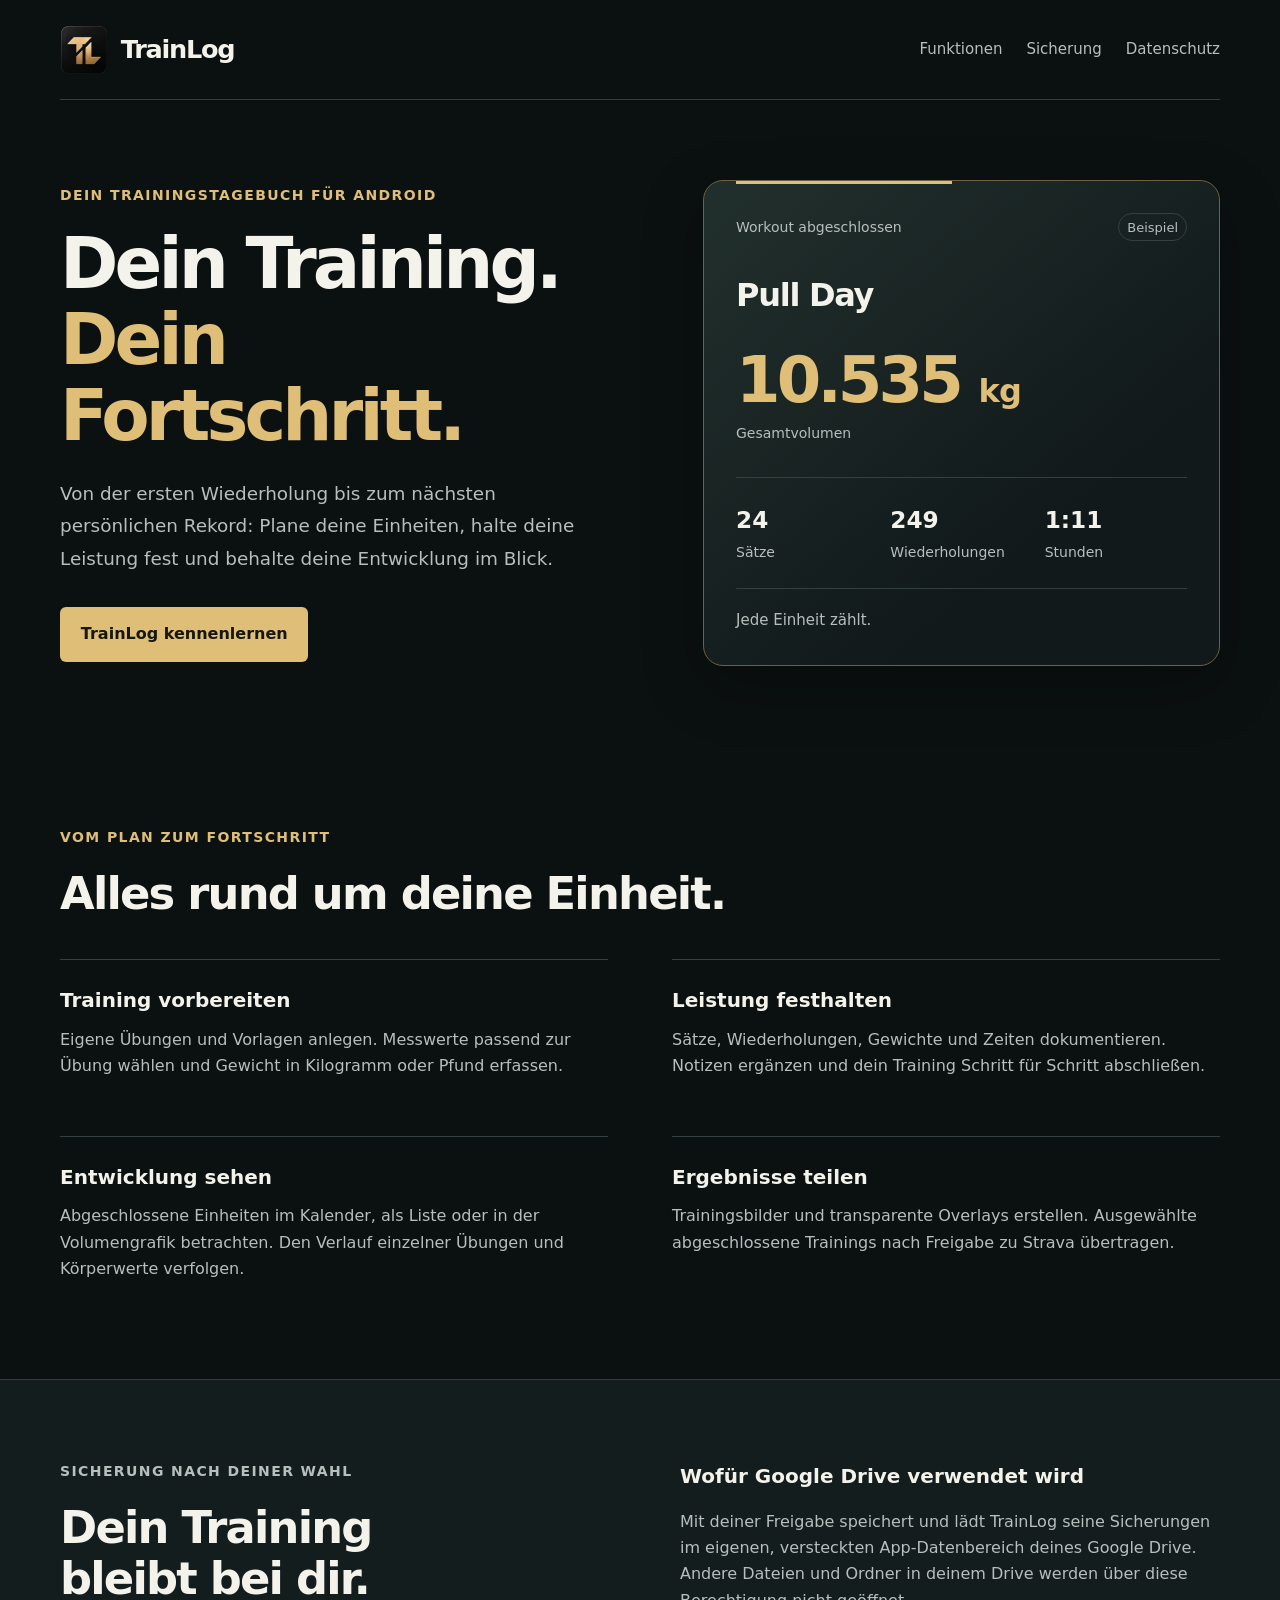
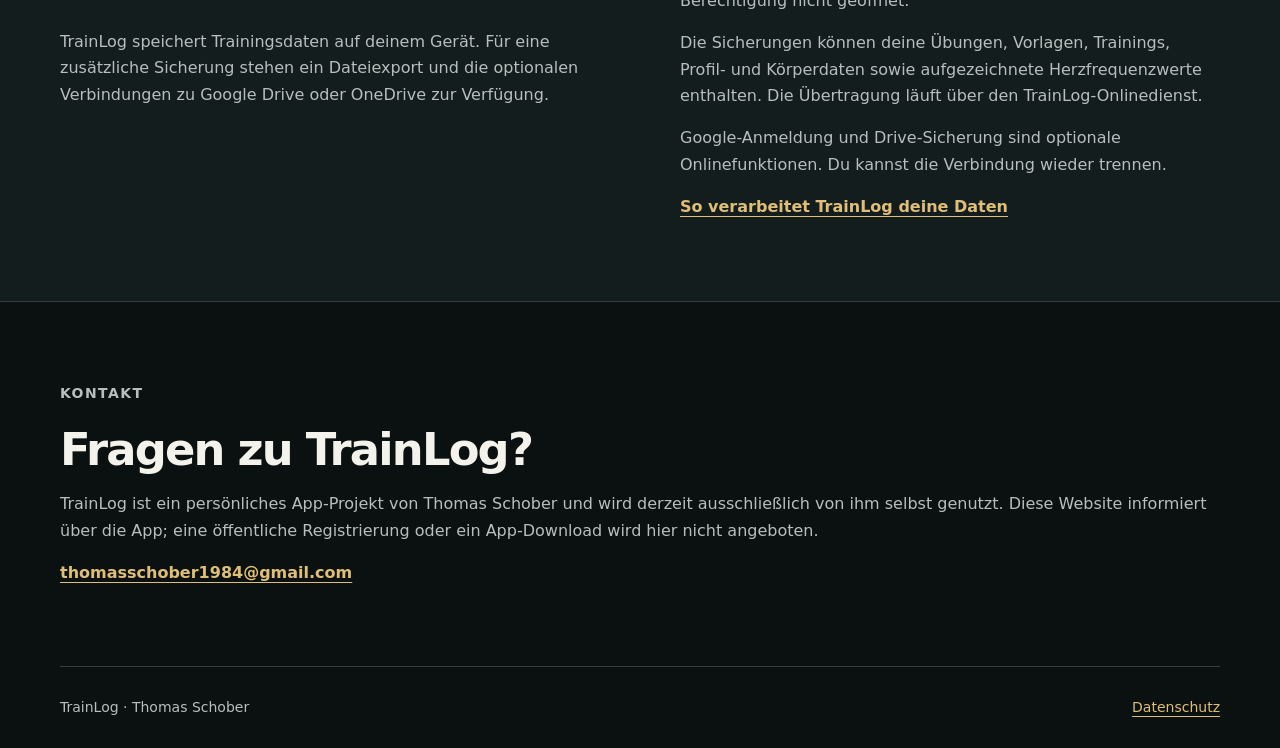
<file: index.html>
<!doctype html>
<html lang="de">
<head>
  <meta charset="utf-8">
  <meta name="viewport" content="width=device-width, initial-scale=1">
  <meta name="description" content="TrainLog für Android: Trainings planen, Übungen und Sätze dokumentieren, Fortschritte verfolgen und persönliche Sicherungen verwalten.">
  <title>TrainLog – Dein Training. Dein Fortschritt.</title>
  <link rel="icon" href="logo.png" type="image/png">
  <link rel="stylesheet" href="style.css">
</head>
<body>
  <a class="skip" href="#inhalt">Zum Inhalt</a>
  <header class="site-header wrap">
    <a class="brand" href="index.html" aria-label="TrainLog Startseite"><img src="logo.png" alt="" width="48" height="48"><span>TrainLog</span></a>
    <nav aria-label="Hauptnavigation"><a href="#funktionen">Funktionen</a><a href="#sicherung">Sicherung</a><a href="datenschutz.html">Datenschutz</a></nav>
  </header>
  <main id="inhalt">
    <section class="hero wrap">
      <div class="hero-copy">
        <p class="eyebrow">Dein Trainingstagebuch für Android</p>
        <h1>Dein Training.<br><span>Dein Fortschritt.</span></h1>
        <p class="intro">Von der ersten Wiederholung bis zum nächsten persönlichen Rekord: Plane deine Einheiten, halte deine Leistung fest und behalte deine Entwicklung im Blick.</p>
        <a class="button" href="#funktionen">TrainLog kennenlernen</a>
      </div>
      <div class="training-example" aria-label="Beispiel einer Trainingszusammenfassung">
        <div class="example-top"><span>Workout abgeschlossen</span><span class="example-label">Beispiel</span></div>
        <h2>Pull Day</h2>
        <p class="volume">10.535 <span>kg</span></p><p class="volume-caption">Gesamtvolumen</p>
        <div class="metrics"><div><strong>24</strong><span>Sätze</span></div><div><strong>249</strong><span>Wiederholungen</span></div><div><strong>1:11</strong><span>Stunden</span></div></div>
        <div class="example-bottom">Jede Einheit zählt.</div>
      </div>
    </section>
    <section id="funktionen" class="section wrap">
      <p class="eyebrow">Vom Plan zum Fortschritt</p><h2>Alles rund um deine Einheit.</h2>
      <div class="features">
        <article><h3>Training vorbereiten</h3><p>Eigene Übungen und Vorlagen anlegen. Messwerte passend zur Übung wählen und Gewicht in Kilogramm oder Pfund erfassen.</p></article>
        <article><h3>Leistung festhalten</h3><p>Sätze, Wiederholungen, Gewichte und Zeiten dokumentieren. Notizen ergänzen und dein Training Schritt für Schritt abschließen.</p></article>
        <article><h3>Entwicklung sehen</h3><p>Abgeschlossene Einheiten im Kalender, als Liste oder in der Volumengrafik betrachten. Den Verlauf einzelner Übungen und Körperwerte verfolgen.</p></article>
        <article><h3>Ergebnisse teilen</h3><p>Trainingsbilder und transparente Overlays erstellen. Ausgewählte abgeschlossene Trainings nach Freigabe zu Strava übertragen.</p></article>
      </div>
    </section>
    <section id="sicherung" class="section backup-section">
      <div class="wrap split">
        <div><p class="eyebrow">Sicherung nach deiner Wahl</p><h2>Dein Training<br>bleibt bei dir.</h2><p>TrainLog speichert Trainingsdaten auf deinem Gerät. Für eine zusätzliche Sicherung stehen ein Dateiexport und die optionalen Verbindungen zu Google Drive oder OneDrive zur Verfügung.</p></div>
        <div class="backup-details"><h3>Wofür Google Drive verwendet wird</h3><p>Mit deiner Freigabe speichert und lädt TrainLog seine Sicherungen im eigenen, versteckten App-Datenbereich deines Google Drive. Andere Dateien und Ordner in deinem Drive werden über diese Berechtigung nicht geöffnet.</p><p>Die Sicherungen können deine Übungen, Vorlagen, Trainings, Profil- und Körperdaten sowie aufgezeichnete Herzfrequenzwerte enthalten. Die Übertragung läuft über den TrainLog-Onlinedienst.</p><p>Google-Anmeldung und Drive-Sicherung sind optionale Onlinefunktionen. Du kannst die Verbindung wieder trennen.</p><a class="text-link" href="datenschutz.html">So verarbeitet TrainLog deine Daten</a></div>
      </div>
    </section>
    <section class="section wrap contact"><p class="eyebrow">Kontakt</p><h2>Fragen zu TrainLog?</h2><p>TrainLog ist ein persönliches App-Projekt von Thomas Schober und wird derzeit ausschließlich von ihm selbst genutzt. Diese Website informiert über die App; eine öffentliche Registrierung oder ein App-Download wird hier nicht angeboten.</p><a class="text-link" href="mailto:thomasschober1984@gmail.com">thomasschober1984@gmail.com</a></section>
  </main>
  <footer class="site-footer wrap"><span>TrainLog · Thomas Schober</span><a href="datenschutz.html">Datenschutz</a></footer>
</body>
</html>
</file>
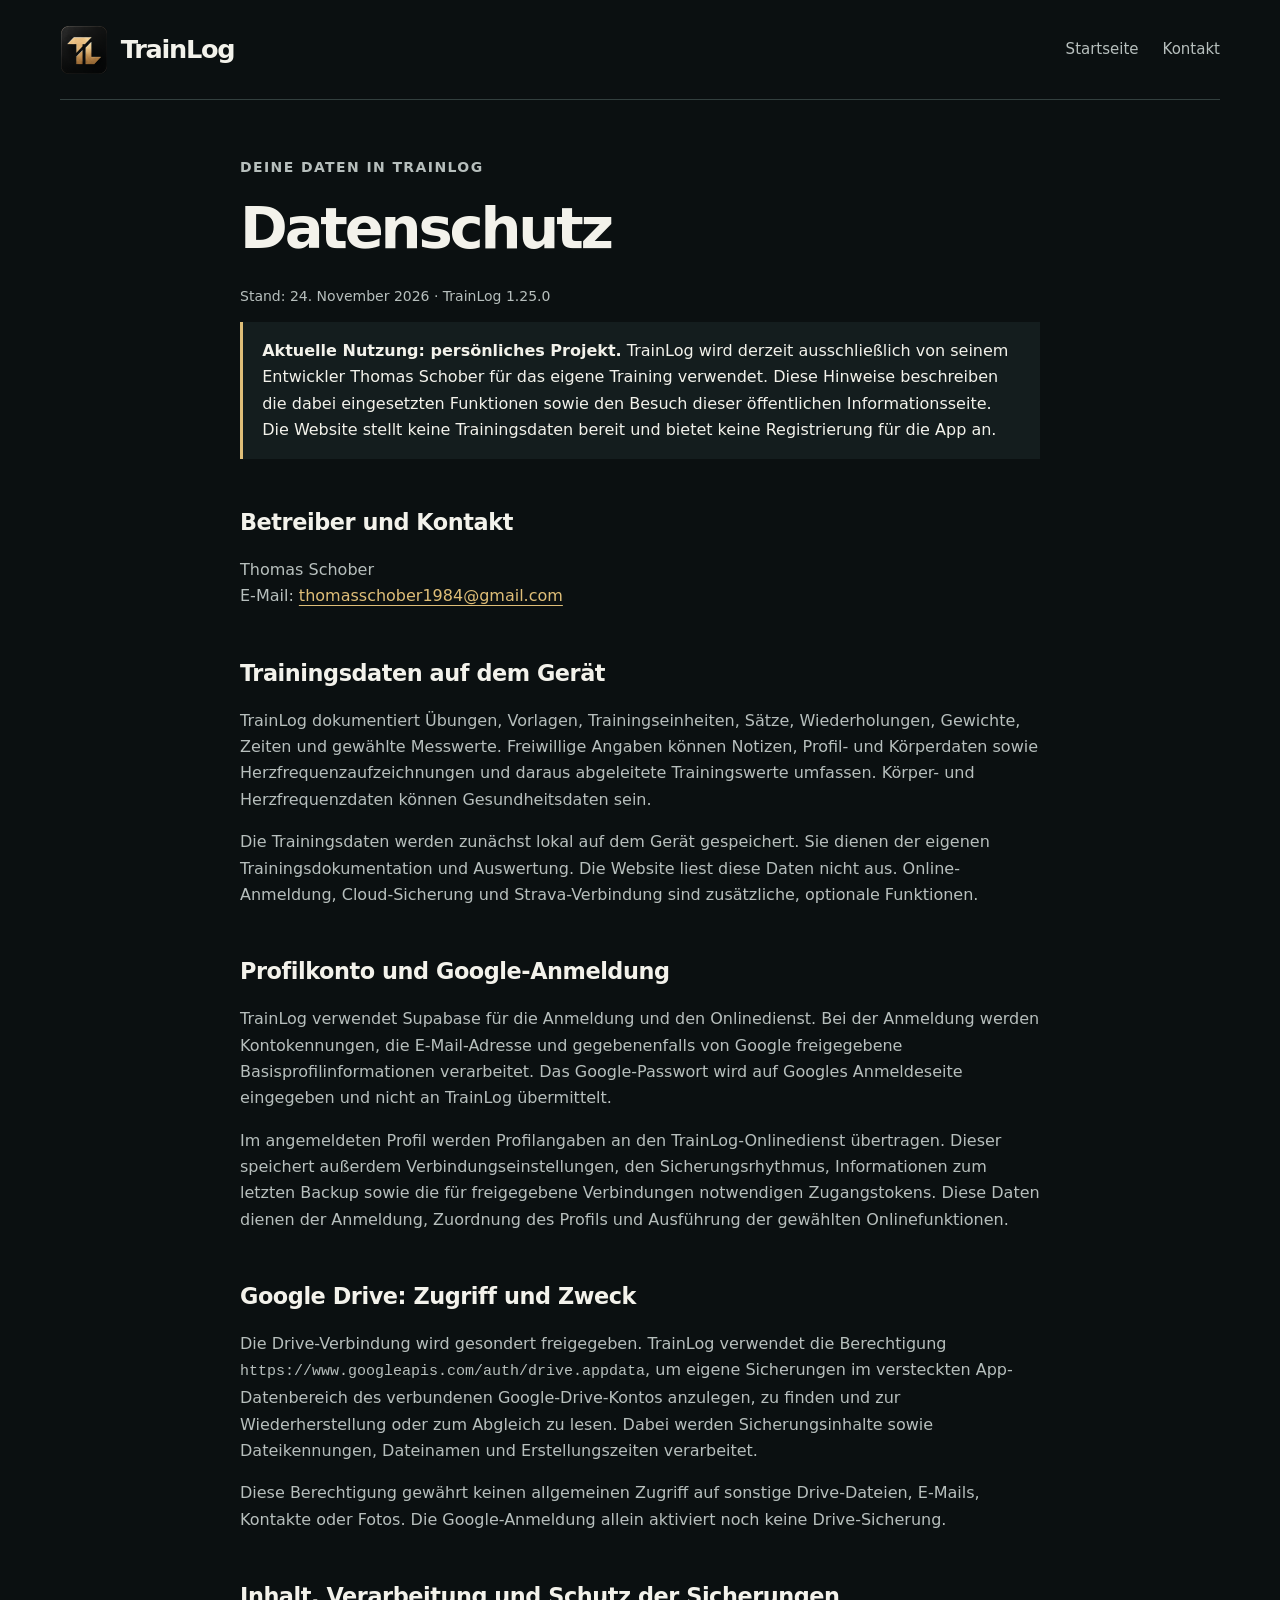
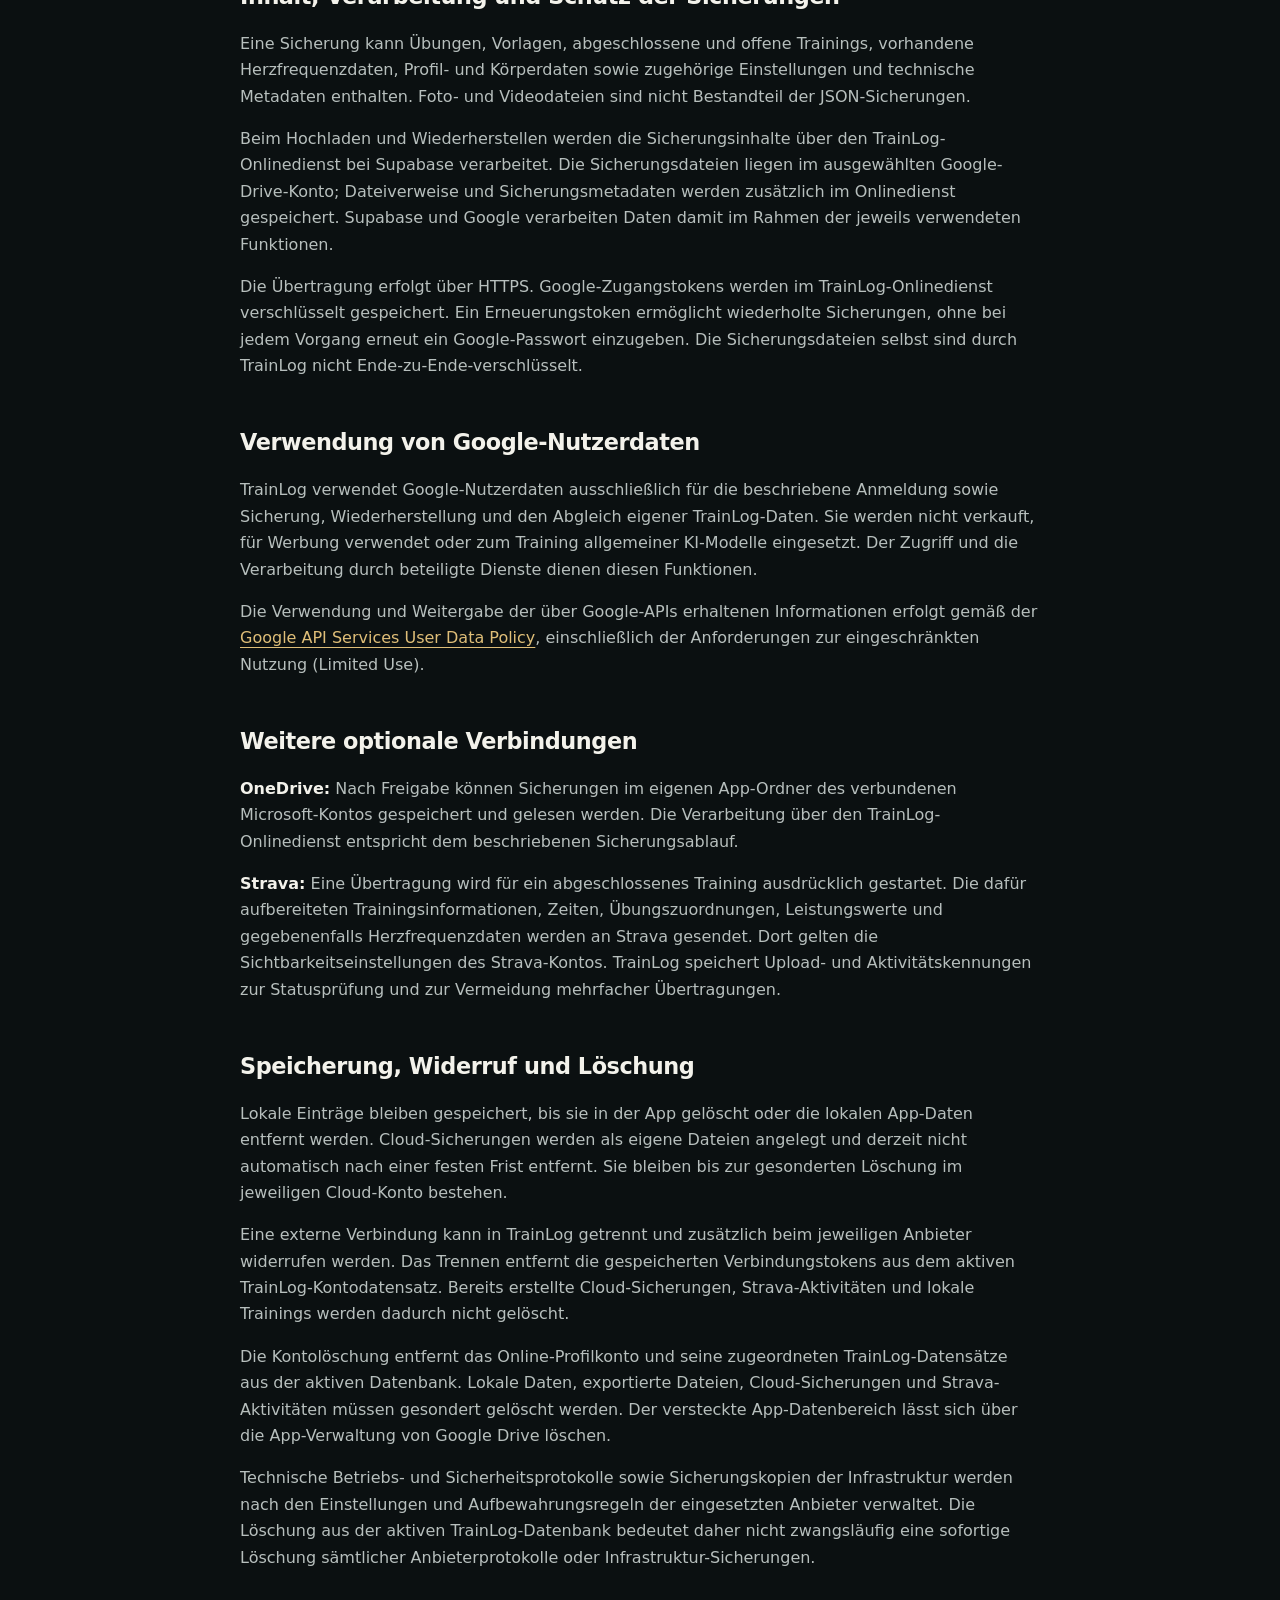
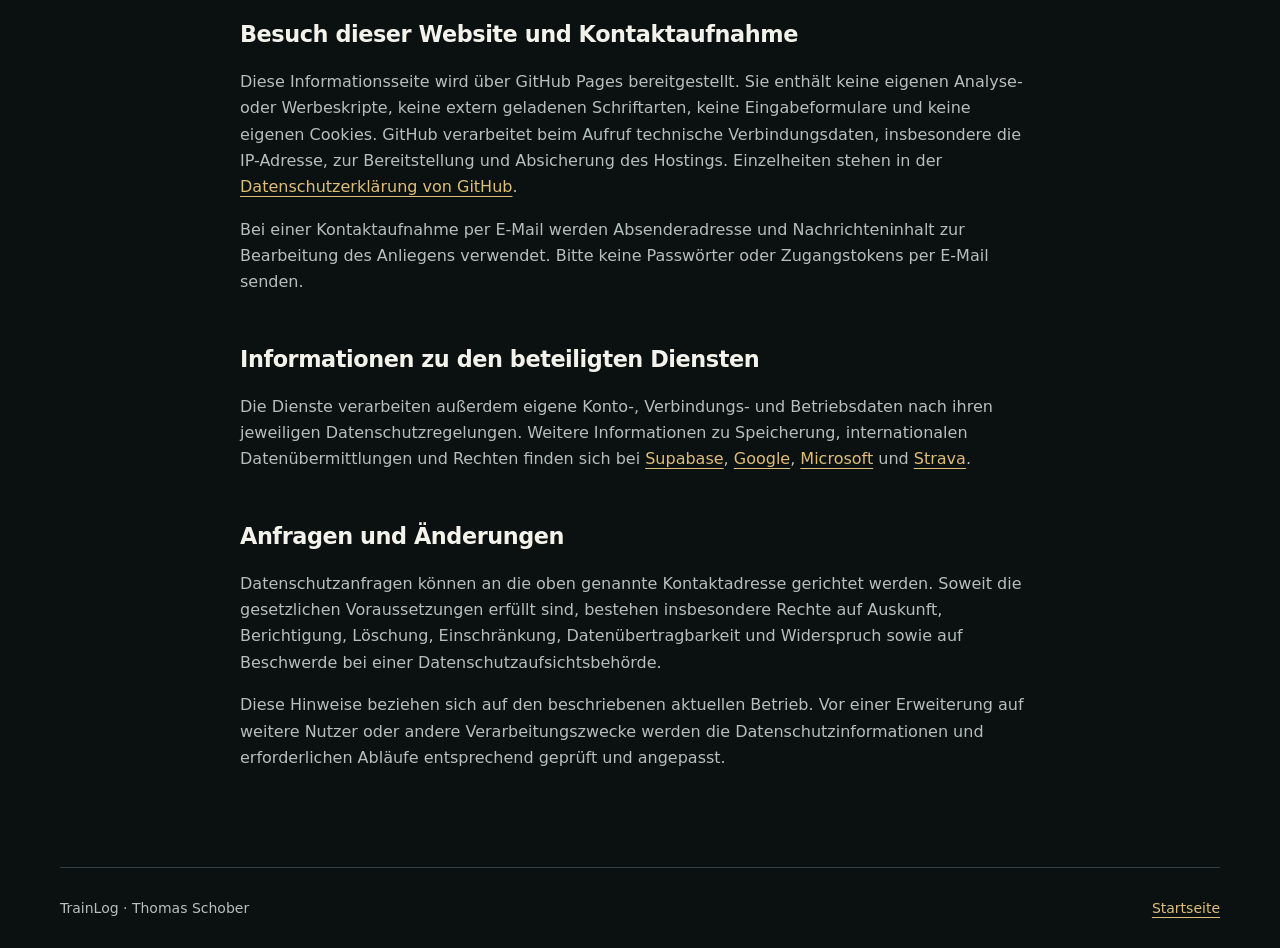
<file: datenschutz.html>
<!doctype html>
<html lang="de">
<head>
  <meta charset="utf-8"><meta name="viewport" content="width=device-width, initial-scale=1">
  <meta name="description" content="Datenschutzhinweise zur privaten Nutzung von TrainLog, zur Google-Anmeldung und zu optionalen Sicherungen in Google Drive.">
  <title>Datenschutz – TrainLog</title>
  <link rel="icon" href="logo.png" type="image/png"><link rel="stylesheet" href="style.css">
</head>
<body>
  <a class="skip" href="#inhalt">Zum Inhalt</a>
  <header class="site-header wrap"><a class="brand" href="index.html" aria-label="TrainLog Startseite"><img src="logo.png" alt="" width="48" height="48"><span>TrainLog</span></a><nav aria-label="Hauptnavigation"><a href="index.html">Startseite</a><a href="#kontakt">Kontakt</a></nav></header>
  <main id="inhalt" class="legal wrap">
    <p class="eyebrow">Deine Daten in TrainLog</p><h1>Datenschutz</h1><p class="meta">Stand: 24. November 2026 · TrainLog 1.25.0</p>
    <aside class="draft-note"><p><strong>Aktuelle Nutzung: persönliches Projekt.</strong> TrainLog wird derzeit ausschließlich von seinem Entwickler Thomas Schober für das eigene Training verwendet. Diese Hinweise beschreiben die dabei eingesetzten Funktionen sowie den Besuch dieser öffentlichen Informationsseite. Die Website stellt keine Trainingsdaten bereit und bietet keine Registrierung für die App an.</p></aside>
    <h2 id="kontakt">Betreiber und Kontakt</h2>
    <p>Thomas Schober<br>E-Mail: <a href="mailto:thomasschober1984@gmail.com">thomasschober1984@gmail.com</a></p>
    <h2>Trainingsdaten auf dem Gerät</h2>
    <p>TrainLog dokumentiert Übungen, Vorlagen, Trainingseinheiten, Sätze, Wiederholungen, Gewichte, Zeiten und gewählte Messwerte. Freiwillige Angaben können Notizen, Profil- und Körperdaten sowie Herzfrequenzaufzeichnungen und daraus abgeleitete Trainingswerte umfassen. Körper- und Herzfrequenzdaten können Gesundheitsdaten sein.</p>
    <p>Die Trainingsdaten werden zunächst lokal auf dem Gerät gespeichert. Sie dienen der eigenen Trainingsdokumentation und Auswertung. Die Website liest diese Daten nicht aus. Online-Anmeldung, Cloud-Sicherung und Strava-Verbindung sind zusätzliche, optionale Funktionen.</p>
    <h2>Profilkonto und Google-Anmeldung</h2>
    <p>TrainLog verwendet Supabase für die Anmeldung und den Onlinedienst. Bei der Anmeldung werden Kontokennungen, die E-Mail-Adresse und gegebenenfalls von Google freigegebene Basisprofilinformationen verarbeitet. Das Google-Passwort wird auf Googles Anmeldeseite eingegeben und nicht an TrainLog übermittelt.</p>
    <p>Im angemeldeten Profil werden Profilangaben an den TrainLog-Onlinedienst übertragen. Dieser speichert außerdem Verbindungseinstellungen, den Sicherungsrhythmus, Informationen zum letzten Backup sowie die für freigegebene Verbindungen notwendigen Zugangstokens. Diese Daten dienen der Anmeldung, Zuordnung des Profils und Ausführung der gewählten Onlinefunktionen.</p>
    <h2>Google Drive: Zugriff und Zweck</h2>
    <p>Die Drive-Verbindung wird gesondert freigegeben. TrainLog verwendet die Berechtigung <code>https://www.googleapis.com/auth/drive.appdata</code>, um eigene Sicherungen im versteckten App-Datenbereich des verbundenen Google-Drive-Kontos anzulegen, zu finden und zur Wiederherstellung oder zum Abgleich zu lesen. Dabei werden Sicherungsinhalte sowie Dateikennungen, Dateinamen und Erstellungszeiten verarbeitet.</p>
    <p>Diese Berechtigung gewährt keinen allgemeinen Zugriff auf sonstige Drive-Dateien, E-Mails, Kontakte oder Fotos. Die Google-Anmeldung allein aktiviert noch keine Drive-Sicherung.</p>
    <h2>Inhalt, Verarbeitung und Schutz der Sicherungen</h2>
    <p>Eine Sicherung kann Übungen, Vorlagen, abgeschlossene und offene Trainings, vorhandene Herzfrequenzdaten, Profil- und Körperdaten sowie zugehörige Einstellungen und technische Metadaten enthalten. Foto- und Videodateien sind nicht Bestandteil der JSON-Sicherungen.</p>
    <p>Beim Hochladen und Wiederherstellen werden die Sicherungsinhalte über den TrainLog-Onlinedienst bei Supabase verarbeitet. Die Sicherungsdateien liegen im ausgewählten Google-Drive-Konto; Dateiverweise und Sicherungsmetadaten werden zusätzlich im Onlinedienst gespeichert. Supabase und Google verarbeiten Daten damit im Rahmen der jeweils verwendeten Funktionen.</p>
    <p>Die Übertragung erfolgt über HTTPS. Google-Zugangstokens werden im TrainLog-Onlinedienst verschlüsselt gespeichert. Ein Erneuerungstoken ermöglicht wiederholte Sicherungen, ohne bei jedem Vorgang erneut ein Google-Passwort einzugeben. Die Sicherungsdateien selbst sind durch TrainLog nicht Ende-zu-Ende-verschlüsselt.</p>
    <h2>Verwendung von Google-Nutzerdaten</h2>
    <p>TrainLog verwendet Google-Nutzerdaten ausschließlich für die beschriebene Anmeldung sowie Sicherung, Wiederherstellung und den Abgleich eigener TrainLog-Daten. Sie werden nicht verkauft, für Werbung verwendet oder zum Training allgemeiner KI-Modelle eingesetzt. Der Zugriff und die Verarbeitung durch beteiligte Dienste dienen diesen Funktionen.</p>
    <p>Die Verwendung und Weitergabe der über Google-APIs erhaltenen Informationen erfolgt gemäß der <a href="https://developers.google.com/terms/api-services-user-data-policy">Google API Services User Data Policy</a>, einschließlich der Anforderungen zur eingeschränkten Nutzung (Limited Use).</p>
    <h2>Weitere optionale Verbindungen</h2>
    <p><strong>OneDrive:</strong> Nach Freigabe können Sicherungen im eigenen App-Ordner des verbundenen Microsoft-Kontos gespeichert und gelesen werden. Die Verarbeitung über den TrainLog-Onlinedienst entspricht dem beschriebenen Sicherungsablauf.</p>
    <p><strong>Strava:</strong> Eine Übertragung wird für ein abgeschlossenes Training ausdrücklich gestartet. Die dafür aufbereiteten Trainingsinformationen, Zeiten, Übungszuordnungen, Leistungswerte und gegebenenfalls Herzfrequenzdaten werden an Strava gesendet. Dort gelten die Sichtbarkeitseinstellungen des Strava-Kontos. TrainLog speichert Upload- und Aktivitätskennungen zur Statusprüfung und zur Vermeidung mehrfacher Übertragungen.</p>
    <h2>Speicherung, Widerruf und Löschung</h2>
    <p>Lokale Einträge bleiben gespeichert, bis sie in der App gelöscht oder die lokalen App-Daten entfernt werden. Cloud-Sicherungen werden als eigene Dateien angelegt und derzeit nicht automatisch nach einer festen Frist entfernt. Sie bleiben bis zur gesonderten Löschung im jeweiligen Cloud-Konto bestehen.</p>
    <p>Eine externe Verbindung kann in TrainLog getrennt und zusätzlich beim jeweiligen Anbieter widerrufen werden. Das Trennen entfernt die gespeicherten Verbindungstokens aus dem aktiven TrainLog-Kontodatensatz. Bereits erstellte Cloud-Sicherungen, Strava-Aktivitäten und lokale Trainings werden dadurch nicht gelöscht.</p>
    <p>Die Kontolöschung entfernt das Online-Profilkonto und seine zugeordneten TrainLog-Datensätze aus der aktiven Datenbank. Lokale Daten, exportierte Dateien, Cloud-Sicherungen und Strava-Aktivitäten müssen gesondert gelöscht werden. Der versteckte App-Datenbereich lässt sich über die App-Verwaltung von Google Drive löschen.</p>
    <p>Technische Betriebs- und Sicherheitsprotokolle sowie Sicherungskopien der Infrastruktur werden nach den Einstellungen und Aufbewahrungsregeln der eingesetzten Anbieter verwaltet. Die Löschung aus der aktiven TrainLog-Datenbank bedeutet daher nicht zwangsläufig eine sofortige Löschung sämtlicher Anbieterprotokolle oder Infrastruktur-Sicherungen.</p>
    <h2>Besuch dieser Website und Kontaktaufnahme</h2>
    <p>Diese Informationsseite wird über GitHub Pages bereitgestellt. Sie enthält keine eigenen Analyse- oder Werbeskripte, keine extern geladenen Schriftarten, keine Eingabeformulare und keine eigenen Cookies. GitHub verarbeitet beim Aufruf technische Verbindungsdaten, insbesondere die IP-Adresse, zur Bereitstellung und Absicherung des Hostings. Einzelheiten stehen in der <a href="https://docs.github.com/en/site-policy/privacy-policies/github-general-privacy-statement">Datenschutzerklärung von GitHub</a>.</p>
    <p>Bei einer Kontaktaufnahme per E-Mail werden Absenderadresse und Nachrichteninhalt zur Bearbeitung des Anliegens verwendet. Bitte keine Passwörter oder Zugangstokens per E-Mail senden.</p>
    <h2>Informationen zu den beteiligten Diensten</h2>
    <p>Die Dienste verarbeiten außerdem eigene Konto-, Verbindungs- und Betriebsdaten nach ihren jeweiligen Datenschutzregelungen. Weitere Informationen zu Speicherung, internationalen Datenübermittlungen und Rechten finden sich bei <a href="https://supabase.com/privacy">Supabase</a>, <a href="https://policies.google.com/privacy">Google</a>, <a href="https://privacy.microsoft.com/privacystatement">Microsoft</a> und <a href="https://www.strava.com/legal/privacy">Strava</a>.</p>
    <h2>Anfragen und Änderungen</h2>
    <p>Datenschutzanfragen können an die oben genannte Kontaktadresse gerichtet werden. Soweit die gesetzlichen Voraussetzungen erfüllt sind, bestehen insbesondere Rechte auf Auskunft, Berichtigung, Löschung, Einschränkung, Datenübertragbarkeit und Widerspruch sowie auf Beschwerde bei einer Datenschutzaufsichtsbehörde.</p>
    <p>Diese Hinweise beziehen sich auf den beschriebenen aktuellen Betrieb. Vor einer Erweiterung auf weitere Nutzer oder andere Verarbeitungszwecke werden die Datenschutzinformationen und erforderlichen Abläufe entsprechend geprüft und angepasst.</p>
  </main>
  <footer class="site-footer wrap"><span>TrainLog · Thomas Schober</span><a href="index.html">Startseite</a></footer>
</body>
</html>
</file>
<file: style.css>
:root{color-scheme:dark;--bg:#0b1011;--panel:#141d1e;--text:#f3f2eb;--muted:#b7bfbd;--gold:#dfbe78;--line:#33403f;font-family:system-ui,-apple-system,BlinkMacSystemFont,"Segoe UI",sans-serif;font-size:16px}
*{box-sizing:border-box}html{scroll-behavior:smooth;scroll-padding-top:2rem}body{margin:0;background:var(--bg);color:var(--text);line-height:1.65}a{color:var(--gold);text-underline-offset:.25em}a:hover{text-decoration-thickness:2px}a:focus-visible{outline:2px solid var(--gold);outline-offset:6px;border-radius:2px}img{max-width:100%;height:auto}.wrap{width:min(1160px,calc(100% - 3rem));margin-inline:auto}.skip{position:absolute;left:1rem;top:-10rem;background:var(--bg);padding:.75rem;z-index:10}.skip:focus{top:1rem}.site-header{display:flex;align-items:center;justify-content:space-between;gap:1.5rem;padding-block:1.6rem;border-bottom:1px solid var(--line)}.brand{display:flex;gap:.8rem;align-items:center;text-decoration:none;color:var(--text);font-size:1.6rem;font-weight:750;letter-spacing:-.05em}.brand img{width:48px;height:48px;object-fit:contain;border-radius:8px}.site-header nav{display:flex;flex-wrap:wrap;gap:1.5rem}.site-header nav a{color:var(--muted);font-size:.9375rem;text-decoration:none}.site-header nav a:hover{color:var(--gold)}.hero{min-height:640px;display:grid;grid-template-columns:1.12fr 1fr;align-items:center;gap:4rem;padding-block:5rem}.eyebrow{color:var(--gold);font-size:.875rem;font-weight:650;letter-spacing:.1em;text-transform:uppercase;margin:0 0 1.2rem}h1,h2,h3,p{margin-top:0}h1{font-size:clamp(2.8rem,5.5vw,4.6rem);letter-spacing:-.055em;line-height:1.08;margin-bottom:1.5rem}h1 span{color:var(--gold)}.intro{color:var(--muted);font-size:1.15rem;max-width:34rem;line-height:1.75;margin-bottom:2rem}.button{display:inline-block;background:var(--gold);color:#161710;font-weight:700;padding:.9rem 1.3rem;border-radius:6px;text-decoration:none}.button:hover{background:#edd39c}.training-example{position:relative;overflow:hidden;padding:2rem;background:linear-gradient(140deg,#22302d,#11191a 70%);border:1px solid #6d6044;border-radius:20px;box-shadow:0 20px 60px #0004}.training-example:before{content:"";display:block;width:42%;height:3px;position:absolute;top:0;left:2rem;background:var(--gold)}.example-top{display:flex;justify-content:space-between;align-items:center;gap:1rem;color:var(--muted);font-size:.875rem;margin-bottom:1.7rem}.example-label{border:1px solid var(--line);padding:.15rem .5rem;border-radius:20px;font-size:.8125rem}.training-example h2{font-size:2rem;letter-spacing:-.04em;margin-bottom:1.5rem}.volume{font-size:clamp(2.7rem,5vw,4rem);font-weight:800;letter-spacing:-.06em;line-height:1.1;color:var(--gold);margin-bottom:.4rem}.volume span{font-size:.5em;letter-spacing:-.02em}.volume-caption{font-size:.875rem;color:var(--muted);margin-bottom:2rem}.metrics{display:grid;grid-template-columns:repeat(3,1fr);gap:.75rem;padding-block:1.4rem;border-block:1px solid var(--line)}.metrics strong{display:block;font-size:1.45rem}.metrics span{font-size:.875rem;color:var(--muted)}.example-bottom{font-size:.9375rem;color:var(--muted);padding-top:1.2rem}.section{padding-block:5rem}.section h2{font-size:clamp(2rem,3.5vw,3rem);line-height:1.15;letter-spacing:-.04em;margin-bottom:2.5rem}.features{display:grid;grid-template-columns:repeat(2,1fr);gap:2.5rem 4rem}.features article{border-top:1px solid var(--line);padding-top:1.5rem}.features h3{font-size:1.25rem;margin-bottom:.6rem}.features p,.split p,.contact p{color:var(--muted)}.backup-section{background:var(--panel);border-block:1px solid var(--line)}.split{display:grid;grid-template-columns:1fr 1fr;gap:5rem}.split h2{margin-bottom:1.5rem}.split h3{font-size:1.25rem;margin-bottom:1rem}.text-link{font-weight:650}.contact h2{margin-bottom:1rem}.site-footer{border-top:1px solid var(--line);padding-block:1.8rem;display:flex;flex-wrap:wrap;justify-content:space-between;gap:1rem;font-size:.875rem;color:var(--muted)}.legal{max-width:800px;padding-block:3.5rem 5rem}.legal h1{font-size:clamp(2.5rem,6vw,3.6rem)}.legal h2{font-size:1.4rem;letter-spacing:-.02em;margin-top:2.8rem;margin-bottom:1rem}.legal p,.legal li{color:var(--muted)}.legal strong{color:var(--text)}.legal ul{padding-left:1.3rem}.draft-note{border-left:3px solid var(--gold);padding:1rem 1.2rem;background:var(--panel);margin-bottom:2.5rem}.draft-note p{margin:0}.legal .draft-note,.legal .draft-note p{color:var(--text)}.legal code{overflow-wrap:anywhere;font-size:.9375rem}.meta{font-size:.875rem;color:var(--muted)}.legal a,.contact a{overflow-wrap:anywhere}
@media(max-width:850px){.hero{grid-template-columns:1fr;gap:3rem;padding-block:3.5rem;min-height:auto}.hero-copy{max-width:650px}.training-example{width:min(100%,480px)}.split{grid-template-columns:1fr;gap:2rem}.features{gap:2rem}.section{padding-block:3.5rem}}
@media(max-width:480px){.wrap{width:calc(100% - 2rem)}.site-header{align-items:flex-start;flex-direction:column;gap:1rem}.site-header nav{gap:1.2rem}.brand{font-size:1.4rem}.brand img{width:40px;height:40px}.hero{padding-block:2.5rem}h1{font-size:2.7rem}.intro{font-size:1.0625rem}.training-example{padding:1.4rem}.features{grid-template-columns:1fr}.metrics span{font-size:.8125rem}.example-top{gap:.5rem}.section{padding-block:3rem}}
@media(prefers-reduced-motion:reduce){html{scroll-behavior:auto}}
</file>
